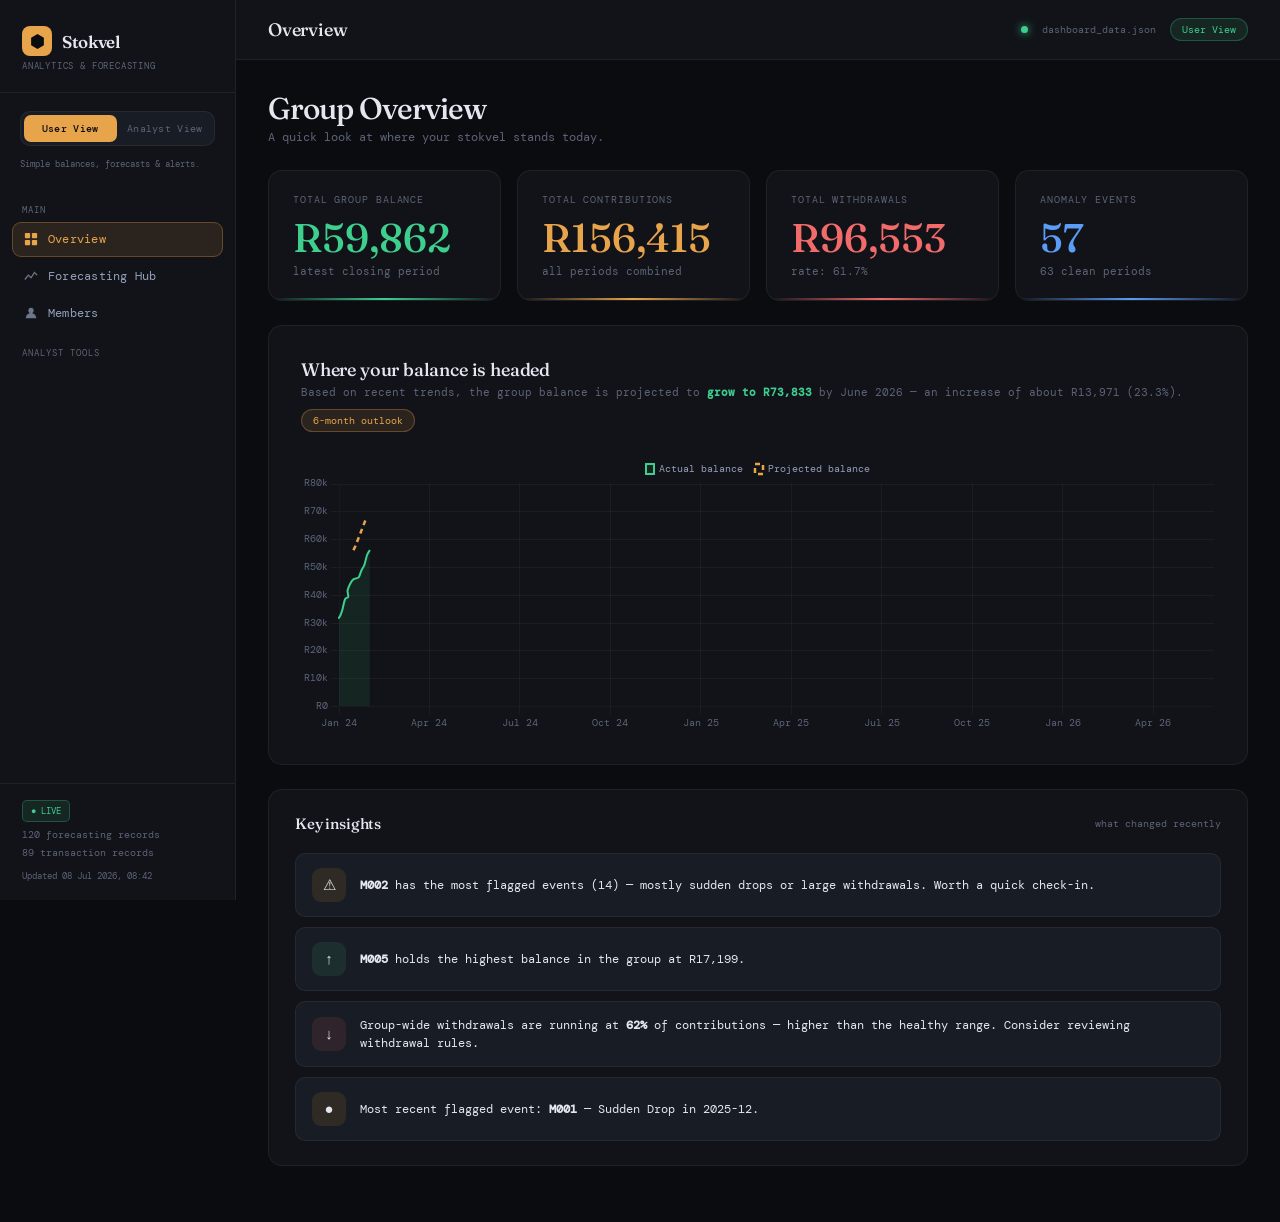
<file: index.html>
<!DOCTYPE html>
<html lang="en">
<head>
  <meta charset="UTF-8">
  <meta name="viewport" content="width=device-width, initial-scale=1.0">
  <title>Stokvel Analytics Dashboard</title>
  <link rel="stylesheet" href="src/css/main.css">
  <script src="src/js/vendor/chart.umd.js"></script>
</head>
<body class="role-user">

<!-- ── Loading overlay ── -->
<div id="loading-overlay">
  <div class="spinner"></div>
  <span class="loading-text">Loading dashboard data…</span>
</div>

<div class="shell">

  <!-- ════════════════ SIDEBAR ════════════════ -->
  <aside class="sidebar">
    <div class="logo-block">
      <div class="logo-mark">
        <div class="logo-hex">
          <svg viewBox="0 0 16 16"><path d="M8 1l6 3.5v7L8 15l-6-3.5v-7z"/></svg>
        </div>
        <span class="logo-name">Stokvel</span>
      </div>
      <div class="logo-sub">ANALYTICS &amp; FORECASTING</div>
    </div>

    <!-- Role toggle -->
    <div class="role-toggle">
      <button class="role-btn" data-role="user">User View</button>
      <button class="role-btn" data-role="analyst">Analyst View</button>
    </div>
    <div class="role-hint" id="role-hint">Simple balances, forecasts &amp; alerts.</div>

    <nav class="nav">
      <div class="nav-section">MAIN</div>

      <div class="nav-item active" data-page="overview">
        <svg viewBox="0 0 16 16" fill="currentColor"><rect x="1" y="1" width="6" height="6" rx="1"/><rect x="9" y="1" width="6" height="6" rx="1"/><rect x="1" y="9" width="6" height="6" rx="1"/><rect x="9" y="9" width="6" height="6" rx="1"/></svg>
        Overview
      </div>

      <div class="nav-item" data-page="forecast">
        <svg viewBox="0 0 16 16" fill="none" stroke="currentColor" stroke-width="1.5"><path d="M1 12l4-5 3 3 4-6 3 3"/></svg>
        Forecasting Hub
      </div>

      <div class="nav-item" data-page="members">
        <svg viewBox="0 0 16 16" fill="currentColor"><circle cx="8" cy="5" r="3"/><path d="M2 14c0-3.3 2.7-6 6-6s6 2.7 6 6"/></svg>
        Members
      </div>

      <div class="nav-section">ANALYST TOOLS</div>

      <div class="nav-item analyst-only" data-page="anomaly">
        <svg viewBox="0 0 16 16" fill="currentColor"><path d="M8 1l7 13H1z"/><rect x="7.25" y="6" width="1.5" height="4" fill="#0a0c10"/><rect x="7.25" y="11" width="1.5" height="1.5" fill="#0a0c10"/></svg>
        Anomaly Tracker
        <span class="nav-badge">—</span>
      </div>

      <div class="nav-item analyst-only" data-page="regional">
        <svg viewBox="0 0 16 16" fill="currentColor"><path d="M8 1C5.2 1 3 3.2 3 6c0 4 5 9 5 9s5-5 5-9c0-2.8-2.2-5-5-5zm0 6.5a1.5 1.5 0 110-3 1.5 1.5 0 010 3z"/></svg>
        Regional View
      </div>
    </nav>

    <div class="sidebar-footer">
      <div class="data-pill">● LIVE</div>
      <div id="footer-fc-count">— forecasting records</div>
      <div id="footer-tx-count">— transaction records</div>
      <div class="last-updated" id="last-updated">Checking…</div>
    </div>
  </aside>

  <!-- ════════════════ MAIN AREA ════════════════ -->
  <div class="main-area">

    <!-- Topbar -->
    <div class="topbar">
      <div style="display:flex;align-items:center;gap:12px">
        <button class="mobile-nav-btn" id="mobile-nav-btn" aria-label="Toggle menu">
          <svg width="16" height="16" viewBox="0 0 16 16" fill="none" stroke="currentColor" stroke-width="1.5"><path d="M2 4h12M2 8h12M2 12h12"/></svg>
        </button>
        <div class="topbar-title" id="topbar-title">Overview</div>
      </div>
      <div class="topbar-right">
        <div class="status-dot"></div>
        <span class="topbar-meta" id="topbar-meta">loading…</span>
        <span class="chip chip-user" id="role-chip">User View</span>
      </div>
    </div>

    <!-- ══════════════════════════════════════════════════════════
         PAGE: OVERVIEW
         ══════════════════════════════════════════════════════════ -->
    <div class="page active" id="page-overview">
      <div class="page-hdr">
        <div class="page-hdr-left">
          <h1>Group Overview</h1>
          <p class="user-only">A quick look at where your stokvel stands today.</p>
          <p class="analyst-only">Collective performance across all members · forecasting_dashboard.csv</p>
        </div>
      </div>

      <!-- KPIs (both modes) -->
      <div class="kpi-strip">
        <div class="kpi g">
          <div class="kpi-label">TOTAL GROUP BALANCE</div>
          <div class="kpi-val" id="ov-kpi-balance">—</div>
          <div class="kpi-sub">latest closing period</div>
        </div>
        <div class="kpi a">
          <div class="kpi-label">TOTAL CONTRIBUTIONS</div>
          <div class="kpi-val" id="ov-kpi-contrib">—</div>
          <div class="kpi-sub">all periods combined</div>
        </div>
        <div class="kpi r">
          <div class="kpi-label">TOTAL WITHDRAWALS</div>
          <div class="kpi-val" id="ov-kpi-withdraw">—</div>
          <div class="kpi-sub">rate: <span id="ov-kpi-rate">—</span></div>
        </div>
        <div class="kpi b">
          <div class="kpi-label">ANOMALY EVENTS</div>
          <div class="kpi-val" id="ov-kpi-anomaly">—</div>
          <div class="kpi-sub"><span id="ov-kpi-clean">—</span> clean periods</div>
        </div>
      </div>

      <!-- Simple forecast (both modes, always the headline chart) -->
      <div class="card card-lg">
        <div class="card-hdr">
          <div>
            <span class="card-title card-title-lg">Where your balance is headed</span>
            <div class="card-desc" id="ov-forecast-desc">Calculating projection…</div>
          </div>
          <span class="chip chip-accent">6-month outlook</span>
        </div>
        <div class="chart-wrap" style="height:280px"><canvas id="ov-forecast"></canvas></div>
      </div>

      <!-- Insights / top anomalies (both modes, plain language) -->
      <div class="card">
        <div class="card-hdr">
          <span class="card-title">Key insights</span>
          <span class="card-meta">what changed recently</span>
        </div>
        <div class="insight-list" id="ov-insights"></div>
      </div>

      <!-- ── Analyst-only detail ── -->
      <div class="grid-6-4 analyst-only">
        <div class="card">
          <div class="card-hdr"><span class="card-title">Group balance over time</span></div>
          <div class="chart-wrap" style="height:220px"><canvas id="ov-balance"></canvas></div>
        </div>
        <div class="card">
          <div class="card-hdr">
            <span class="card-title">Balance by member</span>
            <span class="card-meta">latest period</span>
          </div>
          <div class="chart-wrap" style="height:220px"><canvas id="ov-members"></canvas></div>
        </div>
      </div>

      <div class="grid-3 analyst-only">
        <div class="card">
          <div class="card-hdr"><span class="card-title">Monthly net flow</span><span class="card-meta">contrib − withdraw</span></div>
          <div class="chart-wrap" style="height:160px"><canvas id="ov-netflow"></canvas></div>
        </div>
        <div class="card">
          <div class="card-hdr"><span class="card-title">Member categories</span></div>
          <div class="chart-wrap" style="height:160px"><canvas id="ov-categories"></canvas></div>
        </div>
        <div class="card">
          <div class="card-hdr"><span class="card-title">Anomalies per period</span></div>
          <div class="chart-wrap" style="height:160px"><canvas id="ov-anomalies"></canvas></div>
        </div>
      </div>

      <div class="card analyst-only">
        <div class="card-hdr">
          <span class="card-title">Member summary</span>
          <span class="card-meta">24-month aggregate · forecasting_dashboard.csv</span>
        </div>
        <div class="tbl-wrap">
          <table>
            <thead><tr>
              <th>MEMBER</th><th>REGION</th><th>CATEGORY</th>
              <th>CLOSING BALANCE</th><th>TOTAL CONTRIB</th><th>TOTAL WITHDRAW</th>
              <th>ANOMALIES</th><th>BEST MODEL</th><th>AVG MAPE</th>
            </tr></thead>
            <tbody id="member-summary-tbl"></tbody>
          </table>
        </div>
      </div>
    </div><!-- /page-overview -->

    <!-- ══════════════════════════════════════════════════════════
         PAGE: FORECASTING HUB  (central page)
         ══════════════════════════════════════════════════════════ -->
    <div class="page" id="page-forecast">
      <div class="page-hdr">
        <div class="page-hdr-left">
          <h1>Forecasting Hub</h1>
          <p class="user-only">A simple look at where balances are headed next.</p>
          <p class="analyst-only">Holt-Winters vs ARIMA · historical accuracy · future projections</p>
        </div>
        <div class="filter-row">
          <select class="filter-select" id="fh-scope-select"></select>
          <div class="model-toggle" id="fh-model-toggle">
            <button data-model="both" class="active both">Both models</button>
            <button data-model="hw" class="hw">Holt-Winters</button>
            <button data-model="arima" class="arima">ARIMA</button>
          </div>
        </div>
      </div>

      <!-- Headline projection chart (both modes) -->
      <div class="card card-lg">
        <div class="card-hdr">
          <div>
            <span class="card-title card-title-lg" id="fh-chart-title">Historical balance + 6-month projection</span>
            <div class="card-desc" id="fh-chart-desc">—</div>
          </div>
          <div class="legend" id="fh-legend">
            <span class="leg"><span class="leg-dot" style="background:#3ecf8e"></span>Actual</span>
            <span class="leg"><span class="leg-dot" style="background:#a78bfa"></span>Holt-Winters</span>
            <span class="leg"><span class="leg-dot" style="background:#5b9cf6"></span>ARIMA</span>
          </div>
        </div>
        <div class="chart-wrap" style="height:300px"><canvas id="fh-projection"></canvas></div>
      </div>

      <!-- Plain-language summary (User mode headline, Analyst mode too) -->
      <div class="grid-3" id="fh-projection-kpis">
        <div class="kpi g">
          <div class="kpi-label">PROJECTED IN 6 MONTHS</div>
          <div class="kpi-val" id="fh-kpi-future">—</div>
          <div class="kpi-sub" id="fh-kpi-future-sub">blended estimate</div>
        </div>
        <div class="kpi a">
          <div class="kpi-label">EXPECTED CHANGE</div>
          <div class="kpi-val" id="fh-kpi-change">—</div>
          <div class="kpi-sub">vs current balance</div>
        </div>
        <div class="kpi b">
          <div class="kpi-label">MODEL AGREEMENT</div>
          <div class="kpi-val" id="fh-kpi-agree">—</div>
          <div class="kpi-sub">how closely HW &amp; ARIMA align</div>
        </div>
      </div>

      <!-- ── Analyst-only: model comparison & diagnostics ── -->
      <details class="disclosure analyst-only" open>
        <summary>Model accuracy comparison <span class="chev">▸</span></summary>
        <div class="disclosure-body">
          <div class="kpi-strip">
            <div class="kpi b">
              <div class="kpi-label">HW MODEL WINS</div>
              <div class="kpi-val" id="fc-kpi-hwwins">—</div>
              <div class="kpi-sub">lower avg RMSE</div>
            </div>
            <div class="kpi g">
              <div class="kpi-label">BEST HW RMSE</div>
              <div class="kpi-val" id="fc-kpi-bestrmse">—</div>
              <div class="kpi-sub">across all periods</div>
            </div>
            <div class="kpi a">
              <div class="kpi-label">GROUP AVG MAPE</div>
              <div class="kpi-val" id="fc-kpi-mape">—</div>
              <div class="kpi-sub">across all members</div>
            </div>
            <div class="kpi r">
              <div class="kpi-label">WORST ARIMA RMSE</div>
              <div class="kpi-val" id="fc-kpi-worstrmse">—</div>
              <div class="kpi-sub">across all periods</div>
            </div>
          </div>

          <div class="grid-6-4">
            <div class="card">
              <div class="card-hdr">
                <span class="card-title">RMSE — Holt-Winters vs ARIMA</span>
                <div class="legend">
                  <span class="leg"><span class="leg-dot" style="background:#a78bfa"></span>Holt-Winters</span>
                  <span class="leg"><span class="leg-dot" style="background:#5b9cf6"></span>ARIMA</span>
                </div>
              </div>
              <div class="chart-wrap" style="height:220px"><canvas id="fc-rmse"></canvas></div>
            </div>
            <div class="card">
              <div class="card-hdr"><span class="card-title">Best model per member</span></div>
              <div id="fc-best-models" style="margin-top:4px"></div>
            </div>
          </div>

          <div class="grid-2">
            <div class="card">
              <div class="card-hdr"><span class="card-title">MAPE over time — all members</span><span class="card-meta">%</span></div>
              <div class="chart-wrap" style="height:200px"><canvas id="fc-mape"></canvas></div>
            </div>
            <div class="card">
              <div class="card-hdr"><span class="card-title">Average MAE per member</span></div>
              <div class="chart-wrap" style="height:200px"><canvas id="fc-mae"></canvas></div>
            </div>
          </div>
        </div>
      </details>

      <details class="disclosure analyst-only">
        <summary>Per-member forecast table &amp; error breakdown <span class="chev">▸</span></summary>
        <div class="disclosure-body">
          <div class="filter-row">
            <select class="filter-select" id="fc-filter-select"></select>
          </div>
          <div class="tbl-wrap">
            <table>
              <thead><tr>
                <th>MEMBER</th><th>DATE</th><th>RMSE HW</th><th>RMSE ARIMA</th>
                <th>MAE</th><th>MAPE</th><th>BEST MODEL</th>
                <th>ACTUAL</th><th>FORECAST</th><th>ERROR</th>
              </tr></thead>
              <tbody id="fc-table-body"></tbody>
            </table>
          </div>
        </div>
      </details>

      <details class="disclosure analyst-only">
        <summary>Model performance summary <span class="chev">▸</span></summary>
        <div class="disclosure-body">
          <p class="card-desc" style="margin-bottom:4px">Average error metrics per member, both models, full 24-month history.</p>
          <div class="tbl-wrap">
            <table>
              <thead><tr>
                <th>MEMBER</th><th>AVG RMSE (HW)</th><th>AVG RMSE (ARIMA)</th>
                <th>AVG MAE</th><th>AVG MAPE</th><th>BEST MODEL</th><th>MARGIN</th>
              </tr></thead>
              <tbody id="fh-summary-tbl"></tbody>
            </table>
          </div>
        </div>
      </details>
    </div><!-- /page-forecast -->

    <!-- ══════════════════════════════════════════════════════════
         PAGE: MEMBERS
         ══════════════════════════════════════════════════════════ -->
    <div class="page" id="page-members">
      <div class="page-hdr">
        <div class="page-hdr-left">
          <h1>Members</h1>
          <p>Balance trajectory, contributions &amp; a personal forecast for each member.</p>
        </div>
        <div class="member-tabs" id="member-tabs"></div>
      </div>

      <div class="member-info-grid" id="member-info-grid"></div>

      <div class="card card-lg">
        <div class="card-hdr">
          <span class="card-title card-title-lg" id="member-chart-title">Balance trajectory</span>
          <div class="legend">
            <span class="leg"><span class="leg-dot" style="background:#3ecf8e"></span>Actual</span>
            <span class="leg"><span class="leg-dot" style="background:rgba(91,156,246,0.7)"></span>Forecast</span>
            <span class="leg"><span class="leg-dot" style="background:#f16b6b;border-radius:50%"></span>Anomaly</span>
          </div>
        </div>
        <div class="chart-wrap" style="height:260px"><canvas id="member-balance-chart"></canvas></div>
        <p class="card-desc" id="member-forecast-note" style="margin-top:14px"></p>
      </div>

      <details class="disclosure">
        <summary>Contributions, withdrawals &amp; anomaly log <span class="chev">▸</span></summary>
        <div class="disclosure-body">
          <div class="grid-2">
            <div class="card">
              <div class="card-hdr"><span class="card-title">Contributions vs Withdrawals</span></div>
              <div class="chart-wrap" style="height:200px"><canvas id="member-flow-chart"></canvas></div>
            </div>
            <div class="card">
              <div class="card-hdr">
                <span class="card-title">Anomaly log</span>
                <span class="card-meta" id="member-anomaly-count">—</span>
              </div>
              <div class="tbl-wrap" style="max-height:200px;overflow-y:auto">
                <table>
                  <thead><tr><th>DATE</th><th>TYPE</th><th>BALANCE</th><th>WITHDRAWAL</th></tr></thead>
                  <tbody id="member-anomaly-tbl"></tbody>
                </table>
              </div>
            </div>
          </div>
        </div>
      </details>

      <details class="disclosure">
        <summary>2026 transaction history <span class="chev">▸</span><span class="disclosure-hint">stokvel_dataset.csv</span></summary>
        <div class="disclosure-body">
          <div class="tbl-wrap" style="max-height:260px;overflow-y:auto">
            <table>
              <thead><tr><th>DATE</th><th>FREQUENCY</th><th>CONTRIBUTION</th><th>WITHDRAWAL</th><th>BALANCE</th></tr></thead>
              <tbody id="member-tx-tbl"></tbody>
            </table>
          </div>
        </div>
      </details>
    </div><!-- /page-members -->

    <!-- ══════════════════════════════════════════════════════════
         PAGE: ANOMALY TRACKER (analyst-focused)
         ══════════════════════════════════════════════════════════ -->
    <div class="page" id="page-anomaly">
      <div class="page-hdr">
        <div class="page-hdr-left">
          <h1>Anomaly Tracker</h1>
          <p>Rule-based detection · Sudden Drop · Spike · all flagged events</p>
        </div>
      </div>

      <div class="notice">
        <span class="notice-icon">ℹ</span>
        <div>
          <strong style="color:#bfdbfe">No ML model on anomaly detection.</strong>
          All flags are deterministic threshold rules inside
          <code style="background:rgba(255,255,255,0.07);padding:1px 6px;border-radius:3px;font-size:10px">scripts/forecasting.py</code>
          — Sudden Drop (withdrawal &gt;30% balance drop vs previous period) and Spike (large single withdrawal).
          Consider adding Isolation Forest or rolling Z-score for statistical detection.
        </div>
      </div>

      <div class="kpi-strip">
        <div class="kpi r">
          <div class="kpi-label">TOTAL EVENTS</div>
          <div class="kpi-val" id="an-kpi-total">—</div>
          <div class="kpi-sub">anomaly rate: <span id="an-kpi-rate">—</span></div>
        </div>
        <div class="kpi a">
          <div class="kpi-label">SUDDEN DROPS</div>
          <div class="kpi-val" id="an-kpi-sudden">—</div>
          <div class="kpi-sub">withdrawal &gt; 30% balance drop</div>
        </div>
        <div class="kpi b">
          <div class="kpi-label">SPIKES</div>
          <div class="kpi-val" id="an-kpi-spike">—</div>
          <div class="kpi-sub">large single withdrawal</div>
        </div>
        <div class="kpi g">
          <div class="kpi-label">CLEAN PERIODS</div>
          <div class="kpi-val" id="an-kpi-clean">—</div>
          <div class="kpi-sub">no anomaly flagged</div>
        </div>
      </div>

      <div class="grid-6-4">
        <div class="card">
          <div class="card-hdr">
            <span class="card-title">Anomalies by period</span>
            <div class="legend">
              <span class="leg"><span class="leg-dot" style="background:#f16b6b"></span>Sudden Drop</span>
              <span class="leg"><span class="leg-dot" style="background:#f0a429"></span>Spike</span>
            </div>
          </div>
          <div class="chart-wrap" style="height:200px"><canvas id="an-trend"></canvas></div>
        </div>
        <div class="card">
          <div class="card-hdr"><span class="card-title">Count per member</span></div>
          <div id="an-member-bars" style="margin-top:6px"></div>
        </div>
      </div>

      <div class="grid-7-3">
        <div class="card">
          <div class="card-hdr">
            <span class="card-title">Event log</span>
            <div class="card-actions">
              <div id="an-filter-btns" style="display:flex;gap:6px">
                <button class="mtab active" data-filter="all" style="font-size:9px;padding:3px 9px">All</button>
                <button class="mtab" data-filter="Sudden Drop" style="font-size:9px;padding:3px 9px">Sudden Drop</button>
                <button class="mtab" data-filter="Spike" style="font-size:9px;padding:3px 9px">Spike</button>
              </div>
              <select class="filter-select" id="an-member-sel"></select>
            </div>
          </div>
          <div class="tbl-wrap" style="max-height:300px;overflow-y:auto">
            <table>
              <thead><tr>
                <th>MEMBER</th><th>DATE</th><th>TYPE</th>
                <th>BALANCE</th><th>WITHDRAWAL</th><th>CONTRIBUTION</th><th>REGION</th>
              </tr></thead>
              <tbody id="an-table-body"></tbody>
            </table>
          </div>
        </div>
        <div class="card">
          <div class="card-hdr"><span class="card-title">Risk summary</span></div>
          <div class="risk-list" id="an-risk-list"></div>
        </div>
      </div>
    </div><!-- /page-anomaly -->

    <!-- ══════════════════════════════════════════════════════════
         PAGE: REGIONAL VIEW (analyst-focused)
         ══════════════════════════════════════════════════════════ -->
    <div class="page" id="page-regional">
      <div class="page-hdr">
        <div class="page-hdr-left">
          <h1>Regional View</h1>
          <p>Cape Town vs Durban · by category · contribution frequency breakdown</p>
        </div>
      </div>

      <div style="display:grid;grid-template-columns:1fr 1fr;gap:16px">
        <div class="kpi g" id="rg-kpi-0">
          <div class="kpi-label">REGION 1</div>
          <div class="kpi-val">—</div>
          <div class="kpi-sub">—</div>
        </div>
        <div class="kpi b" id="rg-kpi-1">
          <div class="kpi-label">REGION 2</div>
          <div class="kpi-val">—</div>
          <div class="kpi-sub">—</div>
        </div>
      </div>

      <div style="display:flex;gap:16px" id="rg-kpi-cats"></div>

      <div class="grid-2">
        <div class="card">
          <div class="card-hdr"><span class="card-title">Balance by region over time</span></div>
          <div class="chart-wrap" style="height:220px"><canvas id="rg-balance"></canvas></div>
        </div>
        <div class="card">
          <div class="card-hdr"><span class="card-title">Contributions by region</span></div>
          <div class="chart-wrap" style="height:220px"><canvas id="rg-contrib"></canvas></div>
        </div>
      </div>

      <div class="grid-3">
        <div class="card">
          <div class="card-hdr"><span class="card-title">Anomalies by region</span></div>
          <div class="chart-wrap" style="height:180px"><canvas id="rg-anomaly-region"></canvas></div>
        </div>
        <div class="card">
          <div class="card-hdr"><span class="card-title">Balance by category</span></div>
          <div class="chart-wrap" style="height:180px"><canvas id="rg-category"></canvas></div>
        </div>
        <div class="card">
          <div class="card-hdr"><span class="card-title">Forecast horizon split</span></div>
          <div class="chart-wrap" style="height:180px"><canvas id="rg-horizon"></canvas></div>
        </div>
      </div>

      <div class="card">
        <div class="card-hdr">
          <span class="card-title">Contribution frequency (2026 data)</span>
          <span class="card-meta">stokvel_dataset.csv</span>
        </div>
        <div class="chart-wrap" style="height:180px"><canvas id="rg-frequency"></canvas></div>
      </div>

      <div class="card">
        <div class="card-hdr"><span class="card-title">Regional performance table</span></div>
        <div class="tbl-wrap">
          <table>
            <thead><tr>
              <th>MEMBER</th><th>REGION</th><th>CATEGORY</th><th>HORIZON</th><th>FREQUENCY</th>
              <th>CLOSING BAL</th><th>AVG CONTRIB</th><th>AVG WITHDRAW</th>
              <th>ANOMALIES</th><th>AVG RMSE HW</th><th>AVG RMSE AR</th>
            </tr></thead>
            <tbody id="rg-table-body"></tbody>
          </table>
        </div>
      </div>
    </div><!-- /page-regional -->

  </div><!-- /main-area -->
</div><!-- /shell -->

<script type="module" src="src/js/app.js"></script>
</body>
</html>
</file>
<file: src/css/main.css>
/* ═══════════════════════════════════════════════════════════════
   Stokvel Analytics — Design System
   Dark theme · role-aware (User / Analyst) · progressive disclosure
   ═══════════════════════════════════════════════════════════════ */

@import url('https://fonts.googleapis.com/css2?family=DM+Mono:ital,wght@0,300;0,400;0,500;1,400&family=Fraunces:ital,opsz,wght@0,9..144,300;0,9..144,400;0,9..144,500;0,9..144,600;1,9..144,300&display=swap');

/* ── Design tokens ─────────────────────────────────────────── */
:root {
  --bg:          #0a0c10;
  --surface:     #111318;
  --surface2:    #181c24;
  --surface3:    #1f2430;
  --border:      rgba(255,255,255,0.06);
  --border2:     rgba(255,255,255,0.12);
  --text:        #e4e7f0;
  --text2:       #93a0ba;
  --text3:       #5c6478;

  --accent:      #e8a44a;
  --accent-dim:  rgba(232,164,74,0.12);
  --accent-bdr:  rgba(232,164,74,0.30);

  --green:       #3ecf8e;   /* positive / growth */
  --green-dim:   rgba(62,207,142,0.10);
  --green-bdr:   rgba(62,207,142,0.28);

  --red:         #f16b6b;   /* withdrawals / negative anomalies */
  --red-dim:     rgba(241,107,107,0.10);
  --red-bdr:     rgba(241,107,107,0.28);

  --amber:       #f0a429;   /* caution / spikes */
  --amber-dim:   rgba(240,164,41,0.10);
  --amber-bdr:   rgba(240,164,41,0.28);

  --blue:        #5b9cf6;   /* ARIMA */
  --blue-dim:    rgba(91,156,246,0.10);
  --blue-bdr:    rgba(91,156,246,0.28);

  --purple:      #a78bfa;   /* Holt-Winters */
  --purple-dim:  rgba(167,139,250,0.10);
  --purple-bdr:  rgba(167,139,250,0.28);

  --r-sm: 8px;
  --r:    14px;
  --r-lg: 18px;
  --sidebar-w: 236px;

  --space-1: 4px;  --space-2: 8px;  --space-3: 12px;
  --space-4: 16px; --space-5: 24px; --space-6: 32px; --space-7: 48px;
}

/* ── Reset ─────────────────────────────────────────────────── */
*, *::before, *::after { box-sizing: border-box; margin: 0; padding: 0; }
html { scroll-behavior: smooth; }
body {
  font-family: 'DM Mono', monospace;
  background: var(--bg);
  color: var(--text);
  min-height: 100vh;
  -webkit-font-smoothing: antialiased;
}
button, select { font-family: inherit; }

::-webkit-scrollbar       { width: 5px; height: 5px; }
::-webkit-scrollbar-track { background: transparent; }
::-webkit-scrollbar-thumb { background: var(--border2); border-radius: 3px; }

/* ── Shell / layout ────────────────────────────────────────── */
.shell     { display: flex; min-height: 100vh; }
.main-area { flex: 1; margin-left: var(--sidebar-w); display: flex; flex-direction: column; min-width: 0; }

/* ════════════════════ SIDEBAR ════════════════════ */
.sidebar {
  width: var(--sidebar-w); flex-shrink: 0;
  background: var(--surface); border-right: 1px solid var(--border);
  display: flex; flex-direction: column;
  position: fixed; top: 0; left: 0; height: 100vh; z-index: 200;
}
.logo-block { padding: 26px 22px 20px; border-bottom: 1px solid var(--border); }
.logo-mark  { display: flex; align-items: center; gap: 10px; margin-bottom: 4px; }
.logo-hex   { width: 30px; height: 30px; background: var(--accent); border-radius: 8px; display: flex; align-items: center; justify-content: center; flex-shrink: 0; }
.logo-hex svg { width: 17px; height: 17px; fill: #0a0c10; }
.logo-name  { font-family: 'Fraunces', serif; font-size: 17px; font-weight: 600; letter-spacing: -0.02em; }
.logo-sub   { font-size: 9px; color: var(--text3); letter-spacing: 0.09em; }

/* ── Role toggle ── */
.role-toggle {
  margin: 18px 20px 4px; display: flex; background: var(--surface2);
  border: 1px solid var(--border); border-radius: 10px; padding: 3px; gap: 2px;
}
.role-btn {
  flex: 1; border: none; background: none; color: var(--text3);
  font-family: 'DM Mono', monospace; font-size: 10px; letter-spacing: 0.03em;
  padding: 7px 6px; border-radius: 7px; cursor: pointer; transition: all 0.15s;
}
.role-btn.active { background: var(--accent); color: #0a0c10; font-weight: 500; }
.role-btn:not(.active):hover { color: var(--text); }
.role-hint { font-size: 9px; color: var(--text3); margin: 8px 20px 6px; line-height: 1.5; }

.nav         { flex: 1; padding: 10px 12px; overflow-y: auto; }
.nav-section { font-size: 9px; color: var(--text3); letter-spacing: 0.11em; padding: 0 10px; margin: 16px 0 6px; }
.nav-item {
  display: flex; align-items: center; gap: 10px;
  padding: 9px 11px; border-radius: 9px; cursor: pointer;
  transition: all 0.15s; color: var(--text2); font-size: 11.5px;
  letter-spacing: 0.02em; border: 1px solid transparent; margin-bottom: 2px;
}
.nav-item:hover  { background: var(--surface2); color: var(--text); }
.nav-item.active { background: var(--accent-dim); color: var(--accent); border-color: var(--accent-bdr); }
.nav-item svg    { width: 14px; height: 14px; opacity: 0.7; flex-shrink: 0; }
.nav-item.active svg { opacity: 1; }
.nav-badge { margin-left: auto; font-size: 9px; background: var(--accent-dim); color: var(--accent); border: 1px solid var(--accent-bdr); padding: 1px 6px; border-radius: 10px; }
.nav-item.analyst-only { display: none; }
body.role-analyst .nav-item.analyst-only { display: flex; }

.sidebar-footer { padding: 16px 22px; border-top: 1px solid var(--border); font-size: 10px; color: var(--text3); line-height: 1.8; }
.data-pill { display: inline-block; background: var(--green-dim); color: var(--green); border: 1px solid var(--green-bdr); border-radius: 5px; padding: 2px 8px; font-size: 9px; margin-bottom: 4px; }
.last-updated { font-size: 9px; color: var(--text3); margin-top: 6px; }

/* ════════════════════ TOPBAR ════════════════════ */
.topbar {
  height: 60px; background: var(--surface); border-bottom: 1px solid var(--border);
  display: flex; align-items: center; justify-content: space-between;
  padding: 0 32px; position: sticky; top: 0; z-index: 100;
}
.topbar-title { font-family: 'Fraunces', serif; font-size: 18px; font-weight: 500; letter-spacing: -0.01em; }
.topbar-right { display: flex; align-items: center; gap: 14px; }
.status-dot   { width: 7px; height: 7px; background: var(--green); border-radius: 50%; box-shadow: 0 0 8px var(--green); animation: blink 2.5s ease-in-out infinite; }
.topbar-meta  { font-size: 10px; color: var(--text3); }
.chip         { font-size: 10px; padding: 4px 11px; border-radius: 20px; border: 1px solid; }
.chip-accent  { color: var(--accent); border-color: var(--accent-bdr); background: var(--accent-dim); }
.chip-user    { color: var(--green); border-color: var(--green-bdr); background: var(--green-dim); }
.chip-analyst { color: var(--purple); border-color: var(--purple-bdr); background: var(--purple-dim); }

/* Mobile nav toggle button (hidden on desktop) */
.mobile-nav-btn { display: none; }

/* ════════════════════ PAGES ════════════════════ */
.page        { display: none; flex-direction: column; flex: 1; padding: 32px 32px 56px; gap: 24px; animation: fadeIn 0.25s ease; max-width: 1400px; }
.page.active { display: flex; }

@keyframes fadeIn { from { opacity:0; transform:translateY(8px) } to { opacity:1; transform:translateY(0) } }
@keyframes blink  { 0%,100%{opacity:1} 50%{opacity:0.4} }

.page-hdr         { display: flex; align-items: flex-end; justify-content: space-between; flex-wrap: wrap; gap: 14px; }
.page-hdr-left h1 { font-family: 'Fraunces', serif; font-size: 30px; font-weight: 500; letter-spacing: -0.03em; line-height: 1.1; }
.page-hdr-left p  { font-size: 12px; color: var(--text3); margin-top: 7px; }

/* ════════════════════ KPI STRIP ════════════════════ */
.kpi-strip { display: grid; grid-template-columns: repeat(4, 1fr); gap: 16px; }
.kpi-strip.kpi-3 { grid-template-columns: repeat(3, 1fr); }
.kpi-strip.kpi-2 { grid-template-columns: repeat(2, 1fr); }

.kpi {
  background: var(--surface); border: 1px solid var(--border);
  border-radius: var(--r); padding: 22px 24px;
  position: relative; overflow: hidden; transition: border-color 0.15s, transform 0.15s;
}
.kpi:hover  { border-color: var(--border2); transform: translateY(-1px); }
.kpi::after { content:''; position:absolute; bottom:0; left:0; right:0; height:2px; }
.kpi.g::after { background: linear-gradient(90deg,transparent,var(--green),transparent); }
.kpi.a::after { background: linear-gradient(90deg,transparent,var(--accent),transparent); }
.kpi.r::after { background: linear-gradient(90deg,transparent,var(--red),transparent); }
.kpi.b::after { background: linear-gradient(90deg,transparent,var(--blue),transparent); }

.kpi-label { font-size: 10px; color: var(--text3); letter-spacing: 0.09em; margin-bottom: 12px; }
.kpi-val   { font-family: 'Fraunces', serif; font-size: 40px; font-weight: 500; line-height: 1; margin-bottom: 6px; }
.kpi-val.kpi-lg { font-size: 48px; }
.kpi.g .kpi-val { color: var(--green); }
.kpi.a .kpi-val { color: var(--accent); }
.kpi.r .kpi-val { color: var(--red); }
.kpi.b .kpi-val { color: var(--blue); }
.kpi-sub    { font-size: 11px; color: var(--text3); }
.kpi-change { display: inline-flex; align-items: center; gap: 3px; font-size: 10px; margin-top: 8px; padding: 3px 8px; border-radius: 5px; }
.kpi-change.up { color: var(--green); background: var(--green-dim); }
.kpi-change.dn { color: var(--red);   background: var(--red-dim); }

/* Large single "hero number" for User Mode */
.hero-kpi { display: flex; flex-direction: column; align-items: flex-start; gap: 6px; padding: 40px 40px; }
.hero-kpi .kpi-label { font-size: 12px; }
.hero-kpi .kpi-val   { font-size: 64px; }
.hero-kpi .kpi-sub   { font-size: 13px; }

/* ════════════════════ GRID LAYOUTS ════════════════════ */
.grid-2   { display: grid; grid-template-columns: 1fr 1fr; gap: 20px; }
.grid-3   { display: grid; grid-template-columns: 1fr 1fr 1fr; gap: 20px; }
.grid-6-4 { display: grid; grid-template-columns: 6fr 4fr; gap: 20px; }
.grid-7-3 { display: grid; grid-template-columns: 7fr 3fr; gap: 20px; }

/* ════════════════════ CARD ════════════════════ */
.card {
  background: var(--surface); border: 1px solid var(--border);
  border-radius: var(--r); padding: 24px 26px;
}
.card-lg { padding: 32px; }
.card-hdr   { display: flex; align-items: center; justify-content: space-between; margin-bottom: 20px; flex-wrap: wrap; gap: 10px; }
.card-title { font-family: 'Fraunces', serif; font-size: 15px; font-weight: 500; letter-spacing: -0.01em; }
.card-title-lg { font-size: 18px; }
.card-desc  { font-size: 11px; color: var(--text3); margin-top: 4px; }
.card-meta  { font-size: 10px; color: var(--text3); }
.card-actions { display: flex; gap: 8px; align-items: center; flex-wrap: wrap; }
.chart-wrap { position: relative; }

/* ════════════════════ TABLE ════════════════════ */
.tbl-wrap { overflow-x: auto; }
table     { width: 100%; border-collapse: collapse; font-size: 11.5px; }
thead th  { text-align: left; font-size: 9.5px; letter-spacing: 0.08em; color: var(--text3); padding: 0 14px 12px; border-bottom: 1px solid var(--border); white-space: nowrap; }
tbody tr  { border-bottom: 1px solid var(--border); transition: background 0.1s; }
tbody tr:last-child { border-bottom: none; }
tbody tr:hover { background: rgba(255,255,255,0.025); }
tbody td  { padding: 11px 14px; vertical-align: middle; }
.td-mono  { font-family: 'DM Mono', monospace; }
.td-muted { color: var(--text2); }
.td-green { color: var(--green); }
.td-red   { color: var(--red); }
.td-amber { color: var(--amber); }

/* ════════════════════ BADGES ════════════════════ */
.badge { display: inline-flex; align-items: center; gap: 4px; font-size: 9.5px; padding: 3px 8px; border-radius: 5px; border: 1px solid; font-weight: 500; letter-spacing: 0.02em; white-space: nowrap; }
.badge::before { content:''; width: 4px; height: 4px; border-radius: 50%; flex-shrink: 0; }
.badge-sudden { color:#fca5a5; border-color:var(--red-bdr); background:var(--red-dim); }
.badge-sudden::before { background: var(--red); }
.badge-spike  { color:#fde68a; border-color:var(--amber-bdr); background:var(--amber-dim); }
.badge-spike::before  { background: var(--amber); }
.badge-none   { color: var(--text3); border-color: var(--border); background: transparent; }
.badge-none::before   { background: var(--text3); }
.badge-hw     { color:#ddd4fe; border-color:var(--purple-bdr); background:var(--purple-dim); }
.badge-hw::before     { background: var(--purple); }
.badge-arima  { color:#bfdbfe; border-color:var(--blue-bdr); background:var(--blue-dim); }
.badge-arima::before  { background: var(--blue); }
.badge-ok     { color: var(--green); border-color: var(--green-bdr); background: var(--green-dim); }
.badge-ok::before     { background: var(--green); }

/* ════════════════════ TABS ════════════════════ */
.member-tabs { display: flex; gap: 7px; flex-wrap: wrap; }
.mtab {
  font-size: 10.5px; padding: 6px 13px; border-radius: 8px;
  border: 1px solid var(--border2); background: none;
  color: var(--text2); cursor: pointer; font-family: 'DM Mono', monospace;
  transition: all 0.15s;
}
.mtab:hover  { background: var(--surface2); color: var(--text); }
.mtab.active { background: var(--accent-dim); color: var(--accent); border-color: var(--accent-bdr); }

/* Model toggle (HW vs ARIMA vs Both) — segmented control */
.model-toggle { display: inline-flex; background: var(--surface2); border: 1px solid var(--border2); border-radius: 9px; padding: 3px; gap: 2px; }
.model-toggle button {
  border: none; background: none; color: var(--text2); font-size: 10.5px;
  padding: 6px 14px; border-radius: 6px; cursor: pointer; transition: all 0.15s;
  font-family: 'DM Mono', monospace;
}
.model-toggle button.active.hw    { background: var(--purple-dim); color: var(--purple); }
.model-toggle button.active.arima { background: var(--blue-dim); color: var(--blue); }
.model-toggle button.active.both  { background: var(--accent-dim); color: var(--accent); }

/* ════════════════════ FILTER / SELECT ════════════════════ */
.filter-row    { display: flex; gap: 10px; flex-wrap: wrap; align-items: center; }
.filter-select {
  font-family: 'DM Mono', monospace; font-size: 10.5px;
  padding: 6px 13px; border-radius: 8px; border: 1px solid var(--border2);
  background: var(--surface2); color: var(--text2); cursor: pointer; outline: none;
}
.filter-select:focus { border-color: var(--accent-bdr); }

/* ════════════════════ PROGRESS BARS ════════════════════ */
.prog-track { height: 6px; background: var(--surface2); border-radius: 3px; overflow: hidden; }
.prog-fill  { height: 100%; border-radius: 3px; transition: width 0.9s cubic-bezier(.16,1,.3,1); }

/* ════════════════════ MEMBER DEEP-DIVE ════════════════════ */
.member-info-grid { display: grid; grid-template-columns: repeat(4, 1fr); gap: 12px; }
.mini-stat       { background: var(--surface2); border-radius: 10px; padding: 16px 18px; border: 1px solid var(--border); }
.mini-stat-label { font-size: 9.5px; color: var(--text3); letter-spacing: 0.06em; margin-bottom: 8px; }
.mini-stat-val   { font-family: 'Fraunces', serif; font-size: 22px; font-weight: 500; }
.mini-stat-sub   { font-size: 9.5px; color: var(--text3); margin-top: 4px; }

/* ════════════════════ RISK CARDS ════════════════════ */
.risk-list { display: flex; flex-direction: column; gap: 12px; }
.risk-card { background: var(--surface2); border: 1px solid var(--border); border-radius: 12px; padding: 14px 16px; }
.risk-hdr  { display: flex; justify-content: space-between; align-items: center; margin-bottom: 9px; }
.risk-name { font-size: 11.5px; font-weight: 500; }
.risk-lvl  { font-size: 9px; padding: 2px 9px; border-radius: 10px; }
.risk-high { color:#fca5a5; background:var(--red-dim);   border:1px solid var(--red-bdr); }
.risk-med  { color:#fde68a; background:var(--amber-dim); border:1px solid var(--amber-bdr); }
.risk-low  { color:var(--green); background:var(--green-dim); border:1px solid var(--green-bdr); }
.risk-detail { font-size: 10px; color: var(--text3); margin-top: 7px; }

/* ════════════════════ STACKED BAR ROWS ════════════════════ */
.sbar-row   { display: flex; align-items: center; gap: 12px; margin-bottom: 12px; }
.sbar-label { font-size: 10.5px; color: var(--text2); width: 40px; flex-shrink: 0; }
.sbar-track { flex: 1; height: 26px; background: var(--surface2); border-radius: 7px; overflow: hidden; display: flex; }
.sbar-seg   { height: 100%; display: flex; align-items: center; justify-content: flex-end; padding-right: 6px; transition: width 0.8s cubic-bezier(.16,1,.3,1); }
.sbar-seg span { font-size: 9px; font-weight: 500; }
.seg-sudden { background: rgba(241,107,107,0.65); } .seg-sudden span { color: #fecaca; }
.seg-spike  { background: rgba(240,164,41,0.70);  } .seg-spike span  { color: #fef3c7; }
.sbar-total { font-size: 11px; font-weight: 500; width: 22px; text-align: right; flex-shrink: 0; }

/* ════════════════════ NOTICE / CALLOUT ════════════════════ */
.notice      { display: flex; gap: 12px; background: var(--blue-dim); border: 1px solid var(--blue-bdr); border-radius: 10px; padding: 14px 16px; font-size: 11.5px; color: #93c5fd; line-height: 1.65; }
.notice.warn { background: var(--amber-dim); border-color: var(--amber-bdr); color: #fde68a; }
.notice.good { background: var(--green-dim); border-color: var(--green-bdr); color: #bbf7d0; }
.notice-icon { font-size: 15px; flex-shrink: 0; }

/* ════════════════════ LEGEND ════════════════════ */
.legend  { display: flex; gap: 16px; align-items: center; flex-wrap: wrap; }
.leg     { display: flex; align-items: center; gap: 6px; font-size: 10.5px; color: var(--text3); }
.leg-dot { width: 8px; height: 8px; border-radius: 2px; flex-shrink: 0; }

/* ════════════════════ PROGRESSIVE DISCLOSURE ════════════════════ */
.disclosure { border: 1px solid var(--border); border-radius: var(--r); overflow: hidden; background: var(--surface); }
.disclosure summary {
  cursor: pointer; list-style: none; padding: 18px 22px;
  display: flex; align-items: center; justify-content: space-between;
  font-family: 'Fraunces', serif; font-size: 14px; font-weight: 500;
  user-select: none;
}
.disclosure summary::-webkit-details-marker { display: none; }
.disclosure summary .chev { color: var(--text3); font-size: 11px; transition: transform 0.2s; }
.disclosure[open] summary .chev { transform: rotate(90deg); }
.disclosure summary:hover { background: var(--surface2); }
.disclosure-body { padding: 4px 22px 24px; display: flex; flex-direction: column; gap: 18px; }
.disclosure-hint { font-size: 10.5px; color: var(--text3); font-weight: 400; font-family: 'DM Mono', monospace; }

/* Section divider label used for progressive grouping */
.section-label { font-size: 10px; color: var(--text3); letter-spacing: 0.1em; margin-bottom: -6px; }

/* ════════════════════ ROLE-BASED VISIBILITY ════════════════════ */
.analyst-only { display: none; }
body.role-analyst .analyst-only { display: initial; }
body.role-analyst .grid-2.analyst-only,
body.role-analyst .grid-3.analyst-only,
body.role-analyst .grid-6-4.analyst-only,
body.role-analyst .kpi-strip.analyst-only { display: grid; }
body.role-analyst .flex.analyst-only { display: flex; }

.user-only { display: initial; }
body.role-analyst .user-only { display: none; }

/* ════════════════════ INSIGHT / ALERT CHIPS (User mode) ════════════════════ */
.insight-list { display: flex; flex-direction: column; gap: 10px; }
.insight-item {
  display: flex; align-items: center; gap: 14px; padding: 14px 16px;
  background: var(--surface2); border: 1px solid var(--border); border-radius: 10px;
}
.insight-icon { width: 34px; height: 34px; border-radius: 9px; display: flex; align-items: center; justify-content: center; flex-shrink: 0; font-size: 15px; }
.insight-icon.g { background: var(--green-dim); }
.insight-icon.r { background: var(--red-dim); }
.insight-icon.a { background: var(--amber-dim); }
.insight-text  { font-size: 12px; line-height: 1.5; }
.insight-text strong { color: var(--text); }

/* ════════════════════ LOADING OVERLAY ════════════════════ */
#loading-overlay {
  position: fixed; inset: 0; background: var(--bg);
  display: flex; flex-direction: column; align-items: center; justify-content: center;
  z-index: 9999; gap: 18px; transition: opacity 0.4s;
}
#loading-overlay.hidden { opacity: 0; pointer-events: none; }
.spinner { width: 38px; height: 38px; border: 2px solid var(--border2); border-top-color: var(--accent); border-radius: 50%; animation: spin 0.7s linear infinite; }
@keyframes spin { to { transform: rotate(360deg) } }
.loading-text { font-size: 11.5px; color: var(--text3); }

.divider { height: 1px; background: var(--border); margin: 4px 0; }

/* ════════════════════ RESPONSIVE ════════════════════ */
@media (max-width: 1240px) {
  .kpi-strip, .kpi-strip.kpi-3 { grid-template-columns: repeat(2, 1fr); }
  .member-info-grid { grid-template-columns: repeat(2, 1fr); }
}
@media (max-width: 1020px) {
  .grid-2, .grid-6-4, .grid-7-3 { grid-template-columns: 1fr; }
  .grid-3 { grid-template-columns: 1fr 1fr; }
}
@media (max-width: 760px) {
  .sidebar   { transform: translateX(-100%); transition: transform 0.25s ease; }
  .sidebar.open { transform: translateX(0); }
  .main-area { margin-left: 0; }
  .mobile-nav-btn {
    display: flex; align-items: center; justify-content: center;
    width: 34px; height: 34px; border-radius: 8px; border: 1px solid var(--border2);
    background: var(--surface2); color: var(--text); cursor: pointer;
  }
  .topbar { padding: 0 16px; }
  .page   { padding: 20px 16px 48px; gap: 18px; }
  .kpi-strip, .kpi-strip.kpi-3, .kpi-strip.kpi-2 { grid-template-columns: 1fr 1fr; }
  .grid-3 { grid-template-columns: 1fr; }
  .member-info-grid { grid-template-columns: 1fr 1fr; }
  .page-hdr-left h1 { font-size: 24px; }
  .kpi-val { font-size: 30px; }
  .hero-kpi .kpi-val { font-size: 44px; }
  .card { padding: 18px; }
}
</file>
